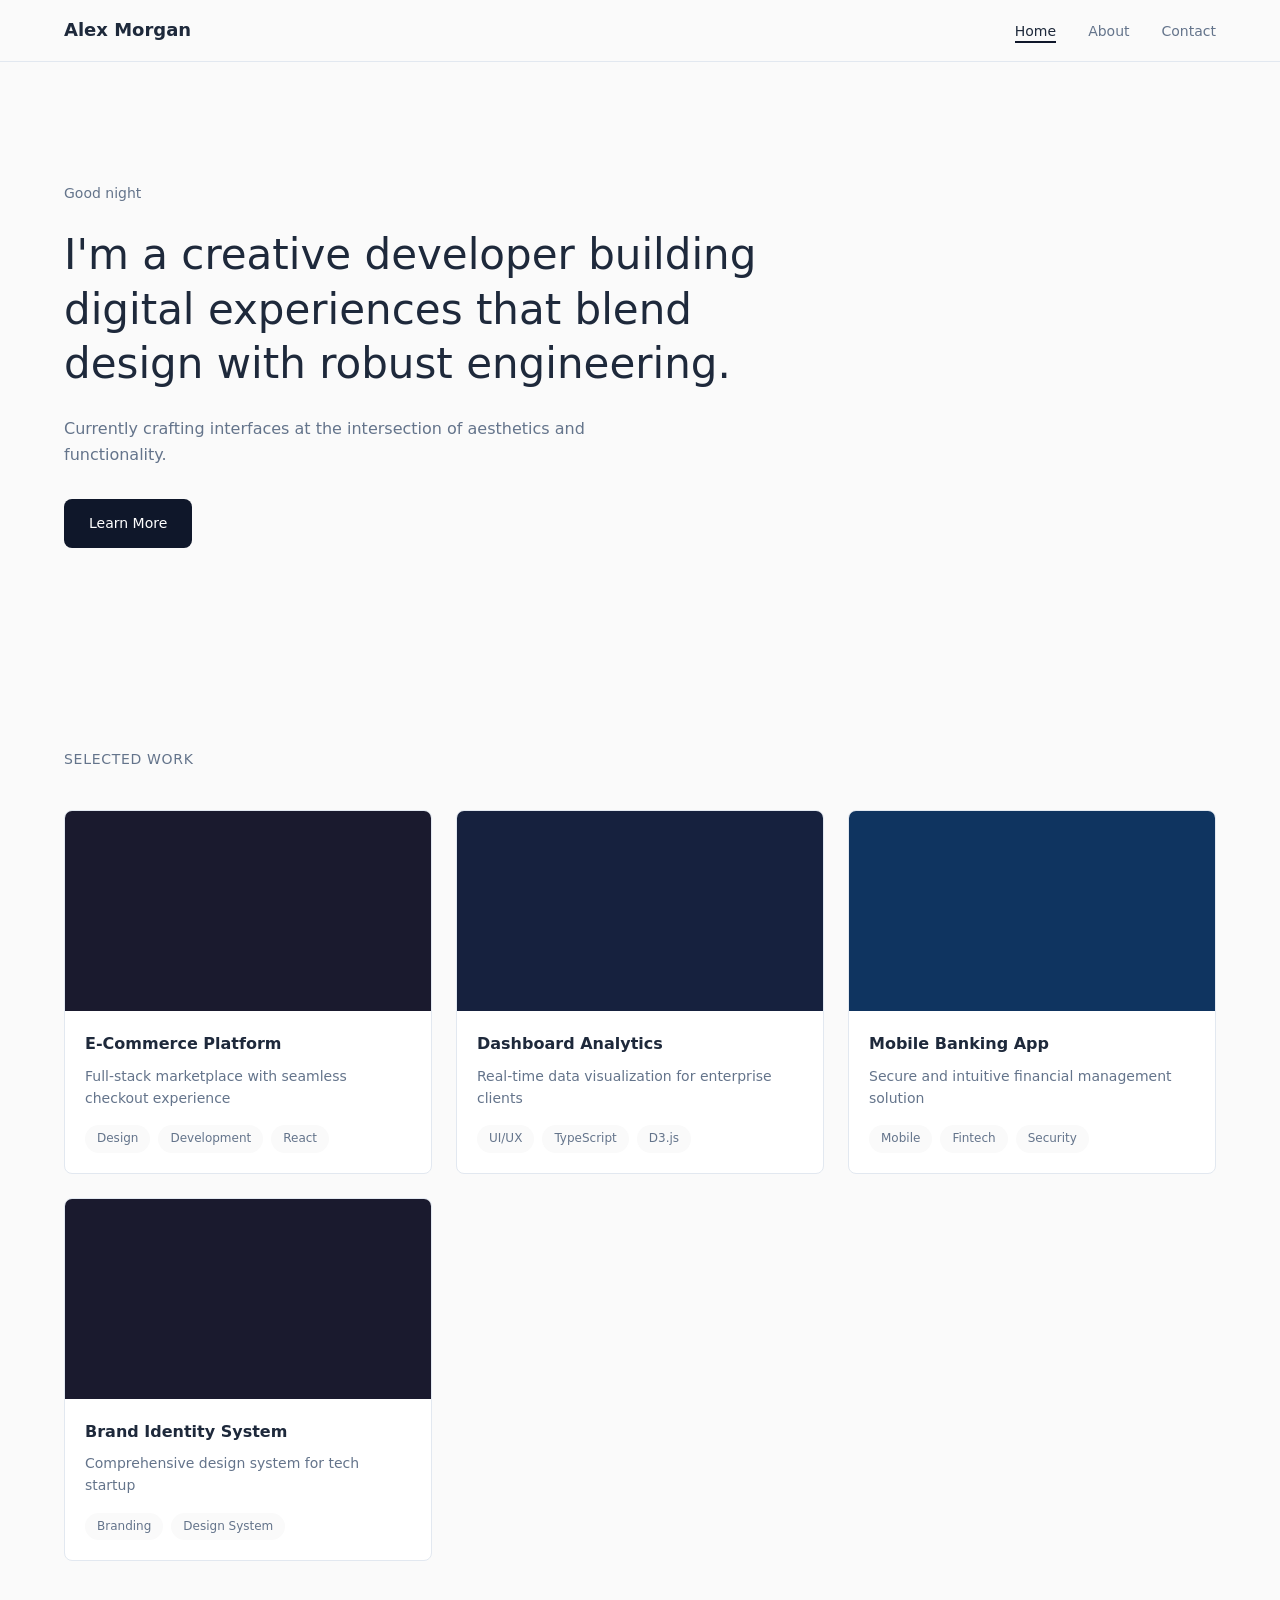
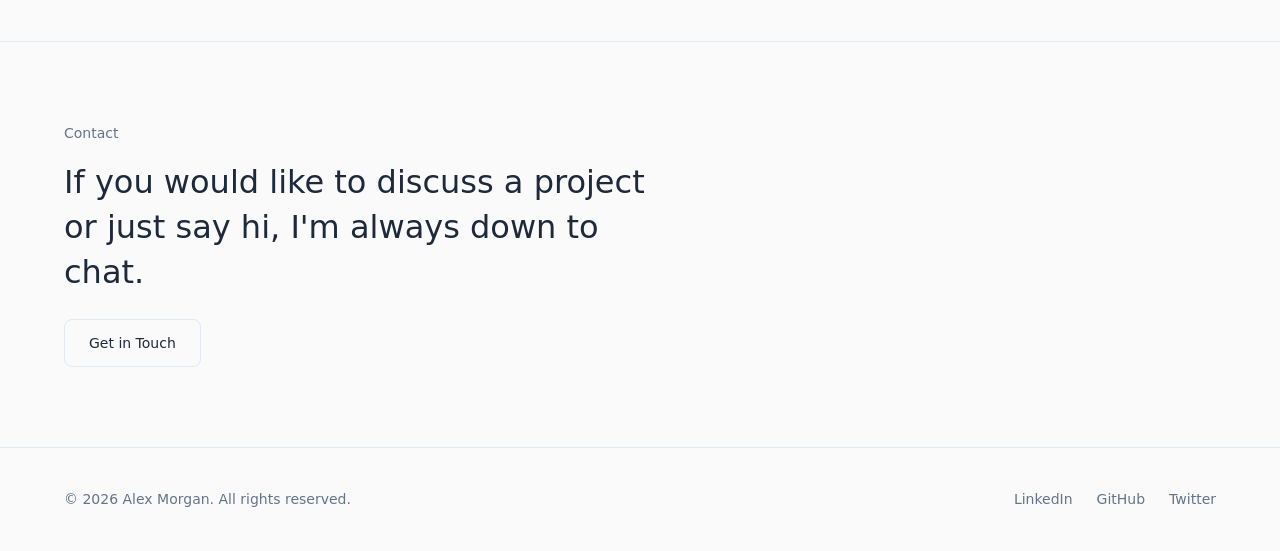
<file: finaltask/index.html>
<!DOCTYPE html>
<html lang="en">
<head>
    <meta charset="UTF-8">
    <meta name="viewport" content="width=device-width, initial-scale=1.0">
    <title>Bansi Morgan | Portfolio</title>
    <link rel="stylesheet" href="styles.css">
</head>
<body>
    <!-- Navigation -->
    <nav class="navbar">
        <div class="nav-container">
            <a href="index.html" class="nav-logo">Alex Morgan</a>
            <button class="nav-toggle" id="navToggle" aria-label="Toggle navigation">
                <span class="hamburger"></span>
            </button>
            <ul class="nav-menu" id="navMenu">
                <li><a href="index.html" class="nav-link active">Home</a></li>
                <li><a href="about.html" class="nav-link">About</a></li>
                <li><a href="contact.html" class="nav-link">Contact</a></li>
            </ul>
        </div>
    </nav>

    <!-- Hero Section -->
    <header class="hero">
        <div class="hero-content">
            <p class="hero-greeting">Good afternoon</p>
            <h1 class="hero-title">I'm a creative developer building digital experiences that blend design with robust engineering.</h1>
            <p class="hero-subtitle">Currently crafting interfaces at the intersection of aesthetics and functionality.</p>
            <a href="about.html" class="btn btn-primary">Learn More</a>
        </div>
    </header>

    <!-- Projects Section -->
    <section class="projects" id="work">
        <div class="container">
            <div class="section-header">
                <h2 class="section-title">Selected Work</h2>
            </div>
            <div class="projects-grid">
                <article class="project-card">
                    <div class="project-image" style="background-color: #1a1a2e;"></div>
                    <div class="project-content">
                        <h3 class="project-title">E-Commerce Platform</h3>
                        <p class="project-description">Full-stack marketplace with seamless checkout experience</p>
                        <div class="project-tags">
                            <span class="tag">Design</span>
                            <span class="tag">Development</span>
                            <span class="tag">React</span>
                        </div>
                    </div>
                </article>
                <article class="project-card">
                    <div class="project-image" style="background-color: #16213e;"></div>
                    <div class="project-content">
                        <h3 class="project-title">Dashboard Analytics</h3>
                        <p class="project-description">Real-time data visualization for enterprise clients</p>
                        <div class="project-tags">
                            <span class="tag">UI/UX</span>
                            <span class="tag">TypeScript</span>
                            <span class="tag">D3.js</span>
                        </div>
                    </div>
                </article>
                <article class="project-card">
                    <div class="project-image" style="background-color: #0f3460;"></div>
                    <div class="project-content">
                        <h3 class="project-title">Mobile Banking App</h3>
                        <p class="project-description">Secure and intuitive financial management solution</p>
                        <div class="project-tags">
                            <span class="tag">Mobile</span>
                            <span class="tag">Fintech</span>
                            <span class="tag">Security</span>
                        </div>
                    </div>
                </article>
                <article class="project-card">
                    <div class="project-image" style="background-color: #1a1a2e;"></div>
                    <div class="project-content">
                        <h3 class="project-title">Brand Identity System</h3>
                        <p class="project-description">Comprehensive design system for tech startup</p>
                        <div class="project-tags">
                            <span class="tag">Branding</span>
                            <span class="tag">Design System</span>
                        </div>
                    </div>
                </article>
            </div>
        </div>
    </section>

    <!-- Contact CTA -->
    <section class="contact-cta">
        <div class="container">
            <div class="cta-content">
                <p class="cta-label">Contact</p>
                <h2 class="cta-title">If you would like to discuss a project or just say hi, I'm always down to chat.</h2>
                <a href="contact.html" class="btn btn-outline">Get in Touch</a>
            </div>
        </div>
    </section>

    <!-- Footer -->
    <footer class="footer">
        <div class="container">
            <div class="footer-content">
                <p class="footer-copy">&copy; 2026 Alex Morgan. All rights reserved.</p>
                <div class="footer-links">
                    <a href="#" class="footer-link">LinkedIn</a>
                    <a href="#" class="footer-link">GitHub</a>
                    <a href="#" class="footer-link">Twitter</a>
                </div>
            </div>
        </div>
    </footer>

    <script src="script.js"></script>
</body>
</html>
</file>
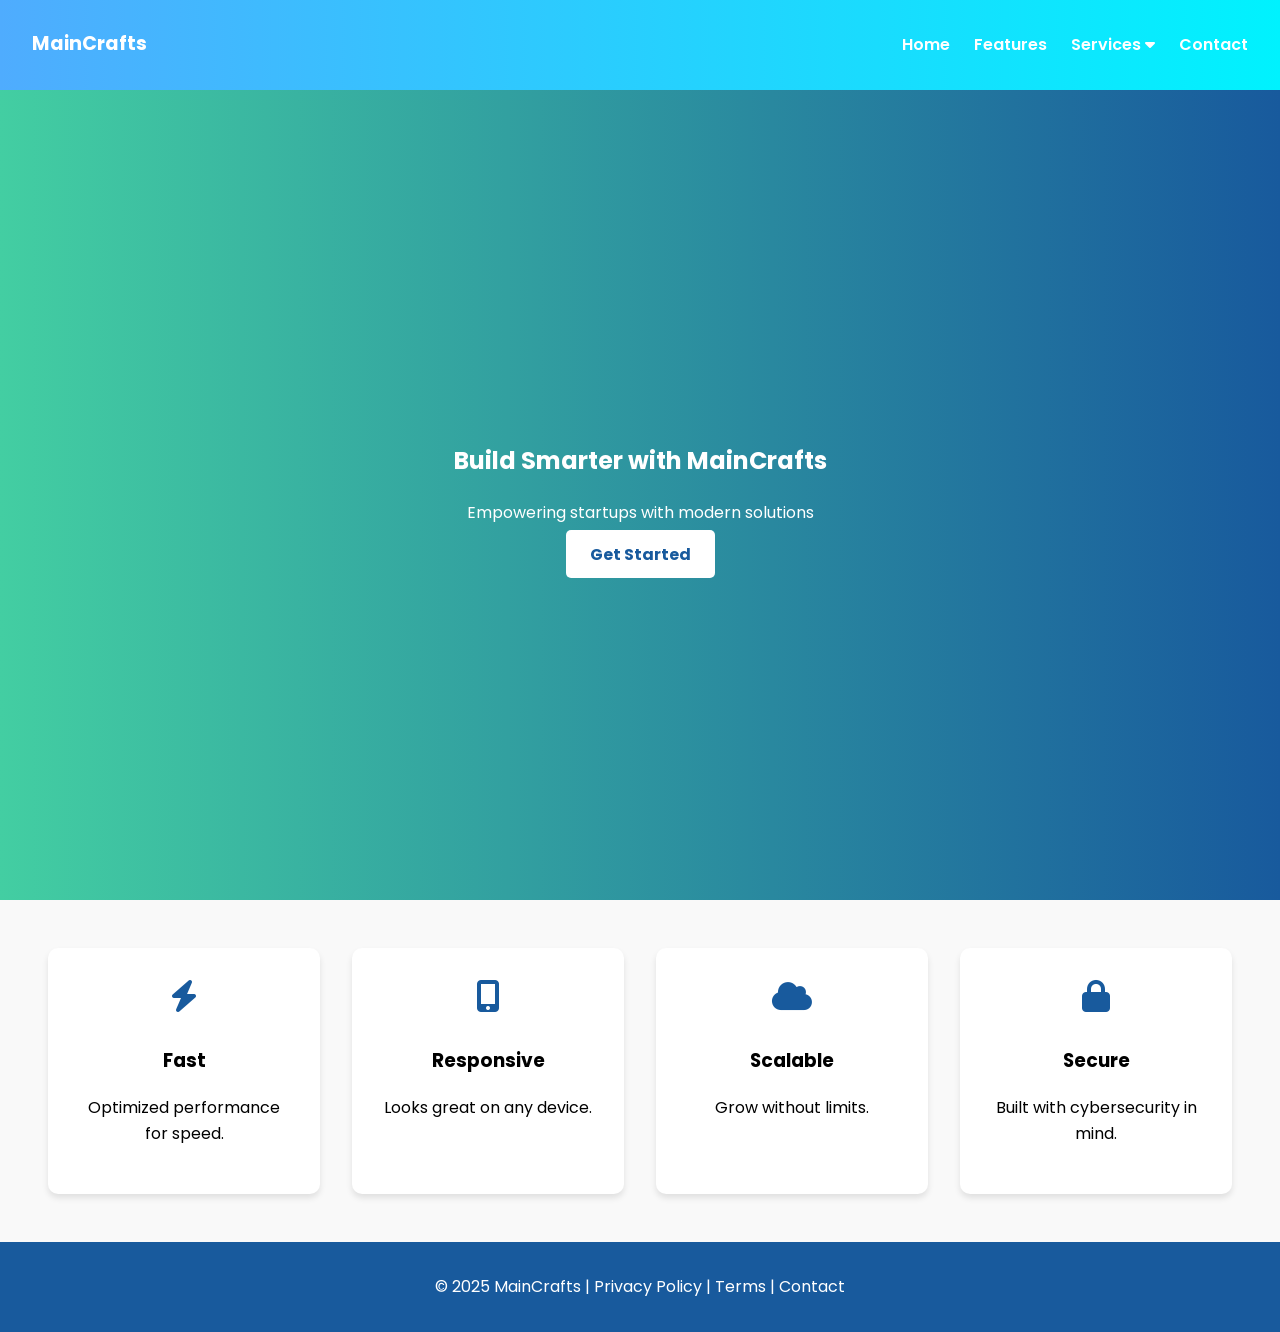
<file: task-1/index.html>
<!DOCTYPE html>
<html lang="en">
<head>
  <meta charset="UTF-8">
  <meta name="viewport" content="width=device-width, initial-scale=1.0">
  <title>MainCrafts Landing Page</title>
  <!-- Google Fonts -->
  <link href="https://fonts.googleapis.com/css2?family=Poppins:wght@400;600&display=swap" rel="stylesheet">
  <!-- FontAwesome -->
  <link rel="stylesheet" href="https://cdnjs.cloudflare.com/ajax/libs/font-awesome/6.5.0/css/all.min.css">
  <!-- CSS -->
  <link rel="stylesheet" href="style.css">
</head>
<body>

  <!-- Header & Navigation -->
  <header>
    <nav class="navbar">
      <div class="logo">MainCrafts</div>
      <div class="menu-toggle"><i class="fa fa-bars"></i></div>
      <ul class="nav-links">
        <li><a href="#">Home</a></li>
        <li><a href="#features">Features</a></li>
        <li class="dropdown">
          <a href="#">Services <i class="fa fa-caret-down"></i></a>
          <ul class="dropdown-menu">
            <li><a href="#">Consulting</a></li>
            <li><a href="#">Development</a></li>
            <li><a href="#">Support</a></li>
          </ul>
        </li>
        <li><a href="#contact">Contact</a></li>
      </ul>
    </nav>
  </header>

  <!-- Hero Section -->
  <section class="hero">
    <div class="hero-content">
      <h1>Build Smarter with MainCrafts</h1>
      <p>Empowering startups with modern solutions</p>
      <a href="#apply" class="cta-btn">Get Started</a>
    </div>
  </section>

  <!-- Features Section -->
  <section id="features" class="features">
    <div class="feature-card">
      <i class="fa fa-bolt"></i>
      <h3>Fast</h3>
      <p>Optimized performance for speed.</p>
    </div>
    <div class="feature-card">
      <i class="fa fa-mobile-alt"></i>
      <h3>Responsive</h3>
      <p>Looks great on any device.</p>
    </div>
    <div class="feature-card">
      <i class="fa fa-cloud"></i>
      <h3>Scalable</h3>
      <p>Grow without limits.</p>
    </div>
    <div class="feature-card">
      <i class="fa fa-lock"></i>
      <h3>Secure</h3>
      <p>Built with cybersecurity in mind.</p>
    </div>
  </section>

  <!-- Footer -->
  <footer>
    <p>© 2025 MainCrafts | Privacy Policy | Terms | Contact</p>
  </footer>

  <!-- JavaScript -->
  <script src="script.js"></script>
</body>
</html>
</file>
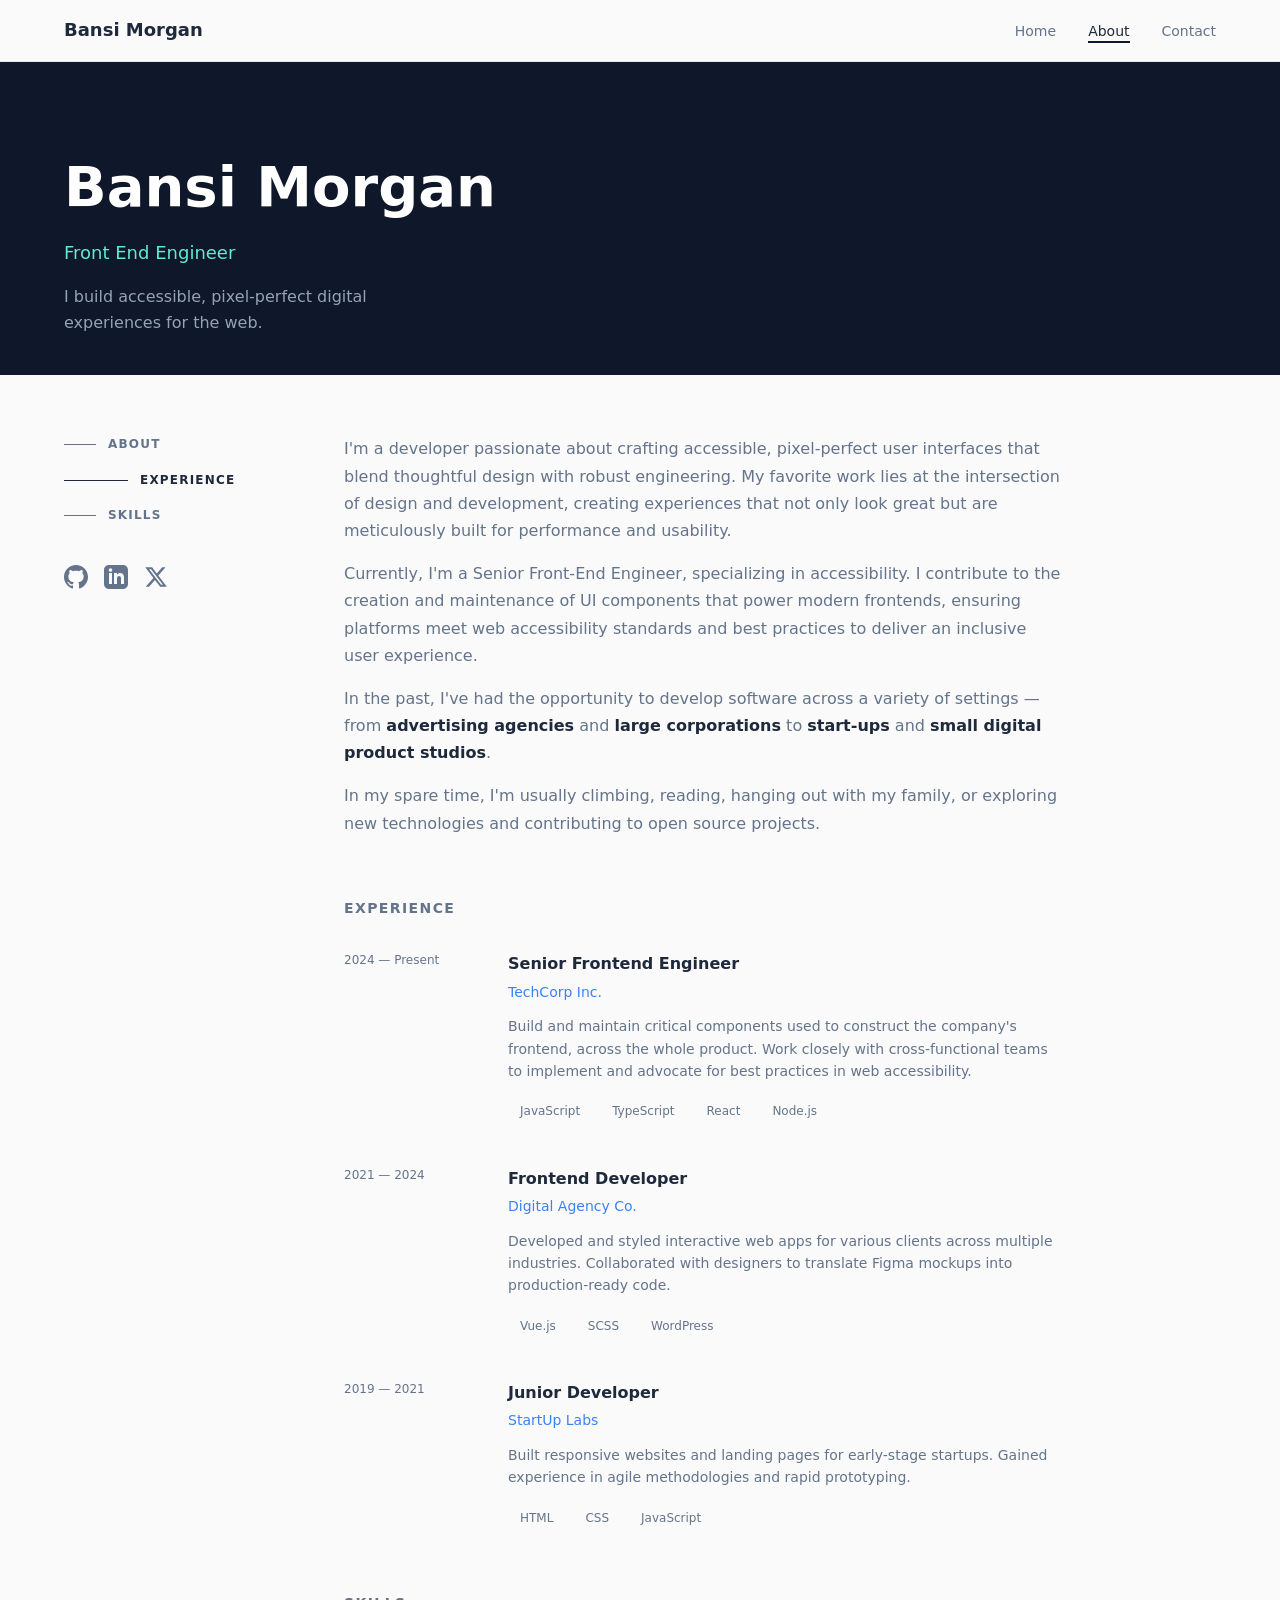
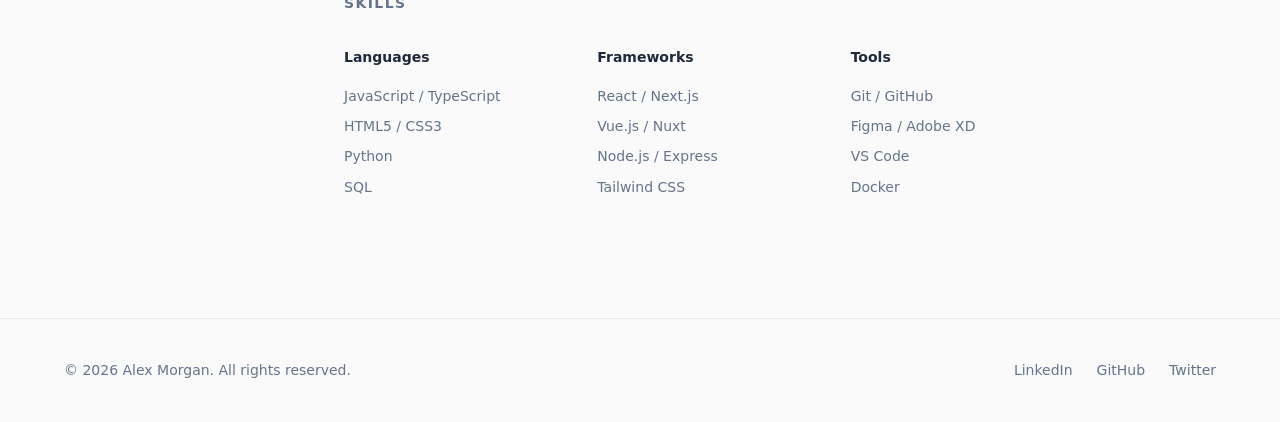
<file: finaltask/about.html>
<!DOCTYPE html>
<html lang="en">    
<head>
    <meta charset="UTF-8">
    <meta name="viewport" content="width=device-width, initial-scale=1.0">
    <title>About |Bansi Morgan</title>
    <link rel="stylesheet" href="styles.css">
</head>
<body>
    <!-- Navigation -->
    <nav class="navbar">
        <div class="nav-container">
            <a href="index.html" class="nav-logo">Bansi Morgan</a>
            <button class="nav-toggle" id="navToggle" aria-label="Toggle navigation">
                <span class="hamburger"></span>
            </button>
            <ul class="nav-menu" id="navMenu">
                <li><a href="index.html" class="nav-link">Home</a></li>
                <li><a href="about.html" class="nav-link active">About</a></li>
                <li><a href="contact.html" class="nav-link">Contact</a></li>
            </ul>
        </div>
    </nav>

    <!-- About Hero -->
    <header class="about-hero">
        <div class="container">
            <div class="about-hero-content">
                <h1 class="about-title">Bansi Morgan</h1>
                <p class="about-role">Front End Engineer</p>
                <p class="about-tagline">I build accessible, pixel-perfect digital experiences for the web.</p>
            </div>
        </div>
    </header>

    <!-- About Content -->
    <section class="about-section">
        <div class="container">
            <div class="about-grid">
                <!-- Left Column - Navigation -->
                <aside class="about-nav">
                    <ul class="about-nav-list">
                        <li><a href="#about" class="about-nav-link active">About</a></li>
                        <li><a href="#experience" class="about-nav-link">Experience</a></li>
                        <li><a href="#skills" class="about-nav-link">Skills</a></li>
                    </ul>
                    <div class="social-links">
                        <a href="#" class="social-link" aria-label="GitHub">
                            <svg width="24" height="24" viewBox="0 0 24 24" fill="currentColor"><path d="M12 0c-6.626 0-12 5.373-12 12 0 5.302 3.438 9.8 8.207 11.387.599.111.793-.261.793-.577v-2.234c-3.338.726-4.033-1.416-4.033-1.416-.546-1.387-1.333-1.756-1.333-1.756-1.089-.745.083-.729.083-.729 1.205.084 1.839 1.237 1.839 1.237 1.07 1.834 2.807 1.304 3.492.997.107-.775.418-1.305.762-1.604-2.665-.305-5.467-1.334-5.467-5.931 0-1.311.469-2.381 1.236-3.221-.124-.303-.535-1.524.117-3.176 0 0 1.008-.322 3.301 1.23.957-.266 1.983-.399 3.003-.404 1.02.005 2.047.138 3.006.404 2.291-1.552 3.297-1.23 3.297-1.23.653 1.653.242 2.874.118 3.176.77.84 1.235 1.911 1.235 3.221 0 4.609-2.807 5.624-5.479 5.921.43.372.823 1.102.823 2.222v3.293c0 .319.192.694.801.576 4.765-1.589 8.199-6.086 8.199-11.386 0-6.627-5.373-12-12-12z"/></svg>
                        </a>
                        <a href="#" class="social-link" aria-label="LinkedIn">
                            <svg width="24" height="24" viewBox="0 0 24 24" fill="currentColor"><path d="M19 0h-14c-2.761 0-5 2.239-5 5v14c0 2.761 2.239 5 5 5h14c2.762 0 5-2.239 5-5v-14c0-2.761-2.238-5-5-5zm-11 19h-3v-11h3v11zm-1.5-12.268c-.966 0-1.75-.79-1.75-1.764s.784-1.764 1.75-1.764 1.75.79 1.75 1.764-.783 1.764-1.75 1.764zm13.5 12.268h-3v-5.604c0-3.368-4-3.113-4 0v5.604h-3v-11h3v1.765c1.396-2.586 7-2.777 7 2.476v6.759z"/></svg>
                        </a>
                        <a href="#" class="social-link" aria-label="Twitter">
                            <svg width="24" height="24" viewBox="0 0 24 24" fill="currentColor"><path d="M18.244 2.25h3.308l-7.227 8.26 8.502 11.24H16.17l-5.214-6.817L4.99 21.75H1.68l7.73-8.835L1.254 2.25H8.08l4.713 6.231zm-1.161 17.52h1.833L7.084 4.126H5.117z"/></svg>
                        </a>
                    </div>
                </aside>

                <!-- Right Column - Content -->
                <div class="about-content">
                    <section id="about" class="about-block">
                        <p class="about-text">I'm a developer passionate about crafting accessible, pixel-perfect user interfaces that blend thoughtful design with robust engineering. My favorite work lies at the intersection of design and development, creating experiences that not only look great but are meticulously built for performance and usability.</p>
                        <p class="about-text">Currently, I'm a Senior Front-End Engineer, specializing in accessibility. I contribute to the creation and maintenance of UI components that power modern frontends, ensuring platforms meet web accessibility standards and best practices to deliver an inclusive user experience.</p>
                        <p class="about-text">In the past, I've had the opportunity to develop software across a variety of settings — from <strong>advertising agencies</strong> and <strong>large corporations</strong> to <strong>start-ups</strong> and <strong>small digital product studios</strong>.</p>
                        <p class="about-text">In my spare time, I'm usually climbing, reading, hanging out with my family, or exploring new technologies and contributing to open source projects.</p>
                    </section>

                    <section id="experience" class="about-block">
                        <h2 class="block-title">Experience</h2>
                        <div class="experience-list">
                            <article class="experience-item">
                                <span class="experience-date">2024 — Present</span>
                                <div class="experience-details">
                                    <h3 class="experience-title">Senior Frontend Engineer</h3>
                                    <p class="experience-company">TechCorp Inc.</p>
                                    <p class="experience-description">Build and maintain critical components used to construct the company's frontend, across the whole product. Work closely with cross-functional teams to implement and advocate for best practices in web accessibility.</p>
                                    <div class="experience-tags">
                                        <span class="tag">JavaScript</span>
                                        <span class="tag">TypeScript</span>
                                        <span class="tag">React</span>
                                        <span class="tag">Node.js</span>
                                    </div>
                                </div>
                            </article>
                            <article class="experience-item">
                                <span class="experience-date">2021 — 2024</span>
                                <div class="experience-details">
                                    <h3 class="experience-title">Frontend Developer</h3>
                                    <p class="experience-company">Digital Agency Co.</p>
                                    <p class="experience-description">Developed and styled interactive web apps for various clients across multiple industries. Collaborated with designers to translate Figma mockups into production-ready code.</p>
                                    <div class="experience-tags">
                                        <span class="tag">Vue.js</span>
                                        <span class="tag">SCSS</span>
                                        <span class="tag">WordPress</span>
                                    </div>
                                </div>
                            </article>
                            <article class="experience-item">
                                <span class="experience-date">2019 — 2021</span>
                                <div class="experience-details">
                                    <h3 class="experience-title">Junior Developer</h3>
                                    <p class="experience-company">StartUp Labs</p>
                                    <p class="experience-description">Built responsive websites and landing pages for early-stage startups. Gained experience in agile methodologies and rapid prototyping.</p>
                                    <div class="experience-tags">
                                        <span class="tag">HTML</span>
                                        <span class="tag">CSS</span>
                                        <span class="tag">JavaScript</span>
                                    </div>
                                </div>
                            </article>
                        </div>
                    </section>

                    <section id="skills" class="about-block">
                        <h2 class="block-title">Skills</h2>
                        <div class="skills-grid">
                            <div class="skill-category">
                                <h3 class="skill-category-title">Languages</h3>
                                <ul class="skill-list">
                                    <li>JavaScript / TypeScript</li>
                                    <li>HTML5 / CSS3</li>
                                    <li>Python</li>
                                    <li>SQL</li>
                                </ul>
                            </div>
                            <div class="skill-category">
                                <h3 class="skill-category-title">Frameworks</h3>
                                <ul class="skill-list">
                                    <li>React / Next.js</li>
                                    <li>Vue.js / Nuxt</li>
                                    <li>Node.js / Express</li>
                                    <li>Tailwind CSS</li>
                                </ul>
                            </div>
                            <div class="skill-category">
                                <h3 class="skill-category-title">Tools</h3>
                                <ul class="skill-list">
                                    <li>Git / GitHub</li>
                                    <li>Figma / Adobe XD</li>
                                    <li>VS Code</li>
                                    <li>Docker</li>
                                </ul>
                            </div>
                        </div>
                    </section>
                </div>
            </div>
        </div>
    </section>

    <!-- Footer -->
    <footer class="footer">
        <div class="container">
            <div class="footer-content">
                <p class="footer-copy">&copy; 2026 Alex Morgan. All rights reserved.</p>
                <div class="footer-links">
                    <a href="#" class="footer-link">LinkedIn</a>
                    <a href="#" class="footer-link">GitHub</a>
                    <a href="#" class="footer-link">Twitter</a>
                </div>
            </div>
        </div>
    </footer>

    <script src="script.js"></script>
</body>
</html>
</file>
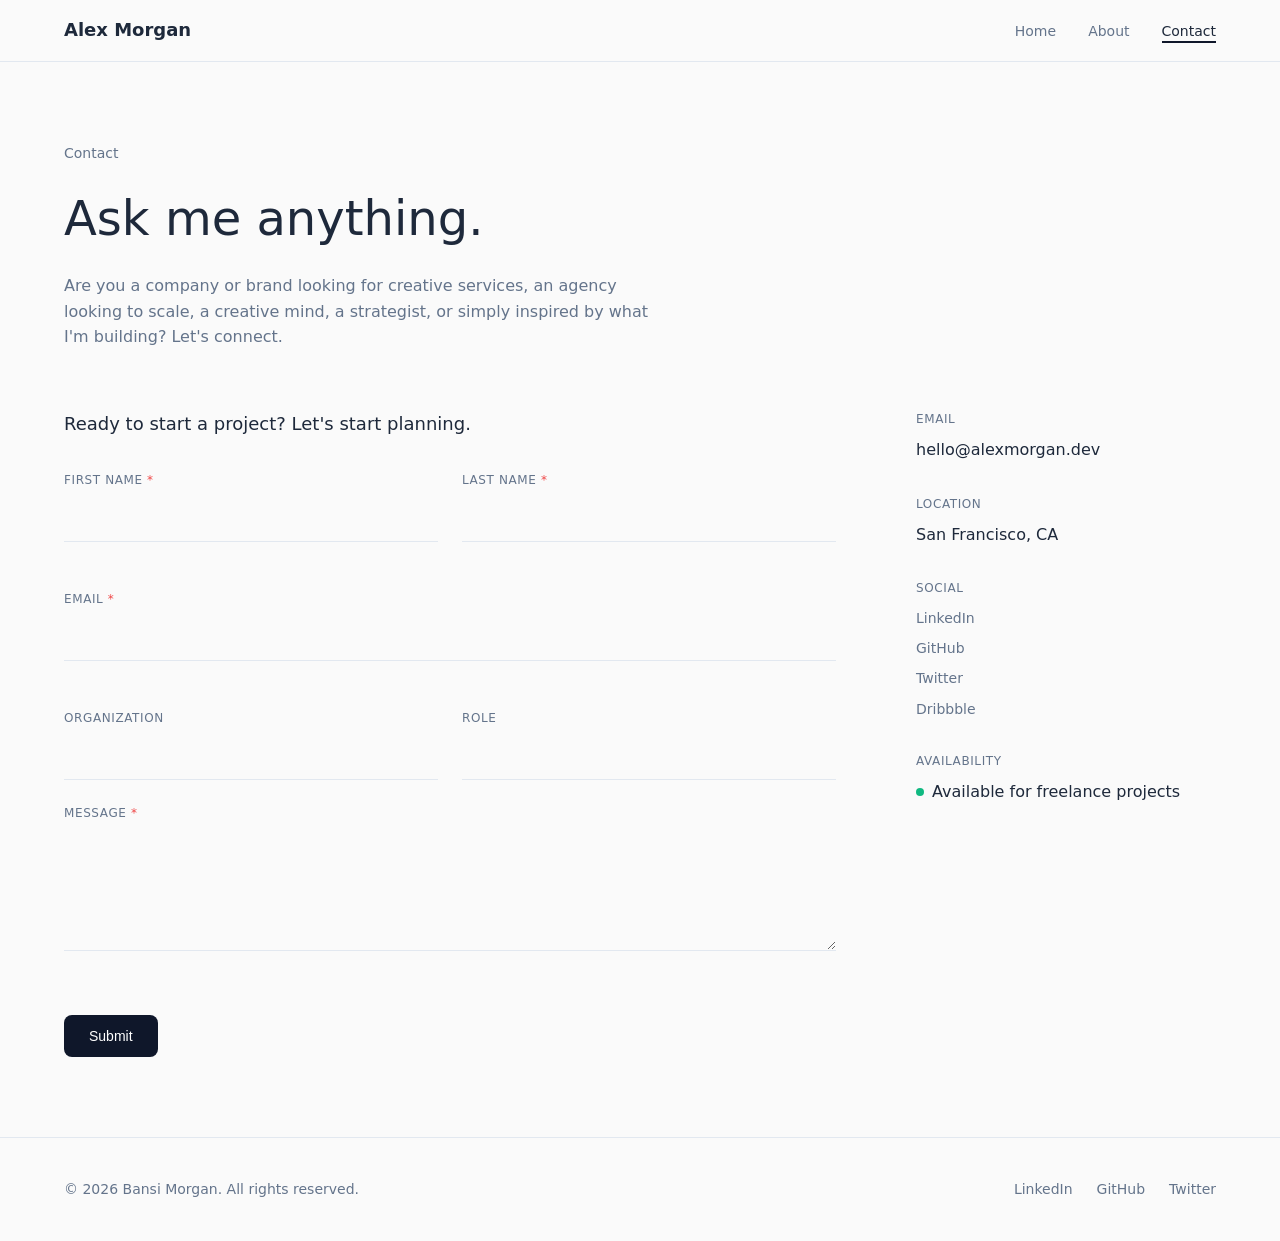
<file: finaltask/contact.html>
<!DOCTYPE html>
<html lang="en">
<head>
    <meta charset="UTF-8">
    <meta name="viewport" content="width=device-width, initial-scale=1.0">
    <title>Contact | Bansi Morgan</title>
    <link rel="stylesheet" href="styles.css">
</head>
<body>
    <!-- Navigation -->
    <nav class="navbar">
        <div class="nav-container">
            <a href="index.html" class="nav-logo">Alex Morgan</a>
            <button class="nav-toggle" id="navToggle" aria-label="Toggle navigation">
                <span class="hamburger"></span>
            </button>
            <ul class="nav-menu" id="navMenu">
                <li><a href="index.html" class="nav-link">Home</a></li>
                <li><a href="about.html" class="nav-link">About</a></li>
                <li><a href="contact.html" class="nav-link active">Contact</a></li>
            </ul>
        </div>
    </nav>

    <!-- Contact Section -->
    <section class="contact-section">
        <div class="container">
            <div class="contact-header">
                <p class="contact-label">Contact</p>
                <h1 class="contact-title">Ask me anything.</h1>
                <p class="contact-subtitle">Are you a company or brand looking for creative services, an agency looking to scale, a creative mind, a strategist, or simply inspired by what I'm building? Let's connect.</p>
            </div>

            <div class="contact-grid">
                <!-- Contact Form -->
                <div class="contact-form-wrapper">
                    <h2 class="form-title">Ready to start a project? Let's start planning.</h2>
                    <form id="contactForm" class="contact-form" novalidate>
                        <div class="form-row">
                            <div class="form-group">
                                <label for="firstName" class="form-label">First Name <span class="required">*</span></label>
                                <input type="text" id="firstName" name="firstName" class="form-input" required>
                                <span class="error-message" id="firstNameError"></span>
                            </div>
                            <div class="form-group">
                                <label for="lastName" class="form-label">Last Name <span class="required">*</span></label>
                                <input type="text" id="lastName" name="lastName" class="form-input" required>
                                <span class="error-message" id="lastNameError"></span>
                            </div>
                        </div>
                        <div class="form-group">
                            <label for="email" class="form-label">Email <span class="required">*</span></label>
                            <input type="email" id="email" name="email" class="form-input" required>
                            <span class="error-message" id="emailError"></span>
                        </div>
                        <div class="form-row">
                            <div class="form-group">
                                <label for="organization" class="form-label">Organization</label>
                                <input type="text" id="organization" name="organization" class="form-input">
                            </div>
                            <div class="form-group">
                                <label for="role" class="form-label">Role</label>
                                <input type="text" id="role" name="role" class="form-input">
                            </div>
                        </div>
                        <div class="form-group">
                            <label for="message" class="form-label">Message <span class="required">*</span></label>
                            <textarea id="message" name="message" class="form-textarea" rows="5" required></textarea>
                            <span class="error-message" id="messageError"></span>
                        </div>
                        <button type="submit" class="btn btn-primary btn-submit">Submit</button>
                        <div id="formSuccess" class="form-success" style="display: none;">
                            <svg width="24" height="24" viewBox="0 0 24 24" fill="none" stroke="currentColor" stroke-width="2">
                                <path d="M22 11.08V12a10 10 0 1 1-5.93-9.14"></path>
                                <polyline points="22 4 12 14.01 9 11.01"></polyline>
                            </svg>
                            <span>Thank you! Your message has been sent successfully.</span>
                        </div>
                    </form>
                </div>

                <!-- Contact Info -->
                <aside class="contact-info">
                    <div class="info-block">
                        <h3 class="info-title">Email</h3>
                        <a href="mailto:hello@alexmorgan.dev" class="info-link">hello@alexmorgan.dev</a>
                    </div>
                    <div class="info-block">
                        <h3 class="info-title">Location</h3>
                        <p class="info-text">San Francisco, CA</p>
                    </div>
                    <div class="info-block">
                        <h3 class="info-title">Social</h3>
                        <div class="info-social">
                            <a href="#" class="info-social-link">LinkedIn</a>
                            <a href="#" class="info-social-link">GitHub</a>
                            <a href="#" class="info-social-link">Twitter</a>
                            <a href="#" class="info-social-link">Dribbble</a>
                        </div>
                    </div>
                    <div class="info-block">
                        <h3 class="info-title">Availability</h3>
                        <p class="info-text availability">
                            <span class="status-dot"></span>
                            Available for freelance projects
                        </p>
                    </div>
                </aside>
            </div>
        </div>
    </section>

    <!-- Footer -->
    <footer class="footer">
        <div class="container">
            <div class="footer-content">
                <p class="footer-copy">&copy; 2026 Bansi Morgan. All rights reserved.</p>
                <div class="footer-links">
                    <a href="#" class="footer-link">LinkedIn</a>
                    <a href="#" class="footer-link">GitHub</a>
                    <a href="#" class="footer-link">Twitter</a>
                </div>
            </div>
        </div>
    </footer>

    <script src="script.js"></script>
</body>
</html>
</file>
<file: finaltask/styles.css>
/* ================================
   CSS Variables & Reset
   ================================ */
:root {
    --color-bg: #fafafa;
    --color-bg-dark: #0f172a;
    --color-text: #1e293b;
    --color-text-muted: #64748b;
    --color-text-light: #94a3b8;
    --color-primary: #0f172a;
    --color-accent: #3b82f6;
    --color-border: #e2e8f0;
    --color-success: #10b981;
    --color-error: #ef4444;
    --font-sans: 'Segoe UI', system-ui, -apple-system, sans-serif;
    --font-mono: 'SF Mono', 'Fira Code', monospace;
    --transition: 0.2s ease;
    --max-width: 1200px;
    --radius: 8px;
}

*, *::before, *::after {
    box-sizing: border-box;
    margin: 0;
    padding: 0;
}

html {
    scroll-behavior: smooth;
}

body {
    font-family: var(--font-sans);
    font-size: 16px;
    line-height: 1.6;
    color: var(--color-text);
    background-color: var(--color-bg);
    -webkit-font-smoothing: antialiased;
}

a {
    color: inherit;
    text-decoration: none;
}

ul, ol {
    list-style: none;
}

img {
    max-width: 100%;
    display: block;
}

/* ================================
   Layout
   ================================ */
.container {
    width: 100%;
    max-width: var(--max-width);
    margin: 0 auto;
    padding: 0 24px;
}

/* ================================
   Navigation
   ================================ */
.navbar {
    position: sticky;
    top: 0;
    z-index: 100;
    background: var(--color-bg);
    border-bottom: 1px solid var(--color-border);
}

.nav-container {
    display: flex;
    align-items: center;
    justify-content: space-between;
    max-width: var(--max-width);
    margin: 0 auto;
    padding: 16px 24px;
}

.nav-logo {
    font-size: 18px;
    font-weight: 600;
    color: var(--color-text);
}

.nav-menu {
    display: flex;
    gap: 32px;
}

.nav-link {
    font-size: 14px;
    color: var(--color-text-muted);
    transition: color var(--transition);
    position: relative;
}

.nav-link:hover,
.nav-link.active {
    color: var(--color-text);
}

.nav-link.active::after {
    content: '';
    position: absolute;
    bottom: -4px;
    left: 0;
    width: 100%;
    height: 2px;
    background: var(--color-primary);
}

.nav-toggle {
    display: none;
    background: none;
    border: none;
    cursor: pointer;
    padding: 8px;
}

.hamburger {
    display: block;
    width: 24px;
    height: 2px;
    background: var(--color-text);
    position: relative;
}

.hamburger::before,
.hamburger::after {
    content: '';
    position: absolute;
    width: 24px;
    height: 2px;
    background: var(--color-text);
    left: 0;
}

.hamburger::before {
    top: -8px;
}

.hamburger::after {
    top: 8px;
}

/* ================================
   Buttons
   ================================ */
.btn {
    display: inline-flex;
    align-items: center;
    justify-content: center;
    padding: 12px 24px;
    font-size: 14px;
    font-weight: 500;
    border-radius: var(--radius);
    border: 1px solid transparent;
    cursor: pointer;
    transition: all var(--transition);
}

.btn-primary {
    background: var(--color-primary);
    color: white;
}

.btn-primary:hover {
    background: #1e293b;
}

.btn-outline {
    background: transparent;
    color: var(--color-text);
    border-color: var(--color-border);
}

.btn-outline:hover {
    background: var(--color-primary);
    color: white;
    border-color: var(--color-primary);
}

/* ================================
   Hero Section (Home)
   ================================ */
.hero {
    padding: 120px 24px;
    max-width: var(--max-width);
    margin: 0 auto;
}

.hero-content {
    max-width: 720px;
}

.hero-greeting {
    font-size: 14px;
    color: var(--color-text-muted);
    margin-bottom: 24px;
}

.hero-title {
    font-size: clamp(28px, 5vw, 42px);
    font-weight: 400;
    line-height: 1.3;
    margin-bottom: 24px;
    color: var(--color-text);
}

.hero-subtitle {
    font-size: 16px;
    color: var(--color-text-muted);
    margin-bottom: 32px;
    max-width: 560px;
}

/* ================================
   Projects Section
   ================================ */
.projects {
    padding: 80px 0;
    background: var(--color-bg);
}

.section-header {
    display: flex;
    align-items: center;
    justify-content: space-between;
    margin-bottom: 40px;
}

.section-title {
    font-size: 14px;
    font-weight: 400;
    color: var(--color-text-muted);
    text-transform: uppercase;
    letter-spacing: 0.05em;
}

.projects-grid {
    display: grid;
    grid-template-columns: repeat(auto-fill, minmax(280px, 1fr));
    gap: 24px;
}

.project-card {
    background: white;
    border-radius: var(--radius);
    overflow: hidden;
    border: 1px solid var(--color-border);
    transition: transform var(--transition), box-shadow var(--transition);
}

.project-card:hover {
    transform: translateY(-4px);
    box-shadow: 0 12px 24px rgba(0, 0, 0, 0.08);
}

.project-image {
    height: 200px;
    background-size: cover;
    background-position: center;
}

.project-content {
    padding: 20px;
}

.project-title {
    font-size: 16px;
    font-weight: 600;
    margin-bottom: 8px;
}

.project-description {
    font-size: 14px;
    color: var(--color-text-muted);
    margin-bottom: 16px;
}

.project-tags {
    display: flex;
    flex-wrap: wrap;
    gap: 8px;
}

.tag {
    font-size: 12px;
    padding: 4px 12px;
    background: var(--color-bg);
    border-radius: 100px;
    color: var(--color-text-muted);
}

/* ================================
   Contact CTA Section
   ================================ */
.contact-cta {
    padding: 80px 0;
    border-top: 1px solid var(--color-border);
}

.cta-content {
    max-width: 600px;
}

.cta-label {
    font-size: 14px;
    color: var(--color-text-muted);
    margin-bottom: 16px;
}

.cta-title {
    font-size: clamp(24px, 4vw, 32px);
    font-weight: 400;
    line-height: 1.4;
    margin-bottom: 24px;
}

/* ================================
   Footer
   ================================ */
.footer {
    padding: 40px 0;
    border-top: 1px solid var(--color-border);
}

.footer-content {
    display: flex;
    align-items: center;
    justify-content: space-between;
    flex-wrap: wrap;
    gap: 16px;
}

.footer-copy {
    font-size: 14px;
    color: var(--color-text-muted);
}

.footer-links {
    display: flex;
    gap: 24px;
}

.footer-link {
    font-size: 14px;
    color: var(--color-text-muted);
    transition: color var(--transition);
}

.footer-link:hover {
    color: var(--color-text);
}

/* ================================
   About Page
   ================================ */
.about-hero {
    padding: 80px 0 40px;
    background: var(--color-bg-dark);
    color: white;
}

.about-title {
    font-size: clamp(36px, 6vw, 56px);
    font-weight: 700;
    margin-bottom: 8px;
}

.about-role {
    font-size: 18px;
    color: #5eead4;
    margin-bottom: 16px;
}

.about-tagline {
    font-size: 16px;
    color: #94a3b8;
    max-width: 400px;
}

.about-section {
    padding: 60px 0;
}

.about-grid {
    display: grid;
    grid-template-columns: 200px 1fr;
    gap: 80px;
}

.about-nav {
    position: sticky;
    top: 100px;
    height: fit-content;
}

.about-nav-list {
    display: flex;
    flex-direction: column;
    gap: 16px;
    margin-bottom: 40px;
}

.about-nav-link {
    font-size: 12px;
    font-weight: 600;
    text-transform: uppercase;
    letter-spacing: 0.1em;
    color: var(--color-text-muted);
    display: flex;
    align-items: center;
    gap: 12px;
    transition: color var(--transition);
}

.about-nav-link::before {
    content: '';
    width: 32px;
    height: 1px;
    background: var(--color-text-muted);
    transition: all var(--transition);
}

.about-nav-link:hover,
.about-nav-link.active {
    color: var(--color-text);
}

.about-nav-link.active::before {
    width: 64px;
    background: var(--color-text);
}

.social-links {
    display: flex;
    gap: 16px;
}

.social-link {
    color: var(--color-text-muted);
    transition: color var(--transition);
}

.social-link:hover {
    color: var(--color-text);
}

.about-content {
    max-width: 720px;
}

.about-block {
    margin-bottom: 60px;
}

.about-text {
    font-size: 16px;
    line-height: 1.7;
    color: var(--color-text-muted);
    margin-bottom: 16px;
}

.about-text strong {
    color: var(--color-text);
}

.block-title {
    font-size: 14px;
    font-weight: 600;
    text-transform: uppercase;
    letter-spacing: 0.1em;
    color: var(--color-text-muted);
    margin-bottom: 32px;
}

.experience-list {
    display: flex;
    flex-direction: column;
    gap: 40px;
}

.experience-item {
    display: grid;
    grid-template-columns: 140px 1fr;
    gap: 24px;
}

.experience-date {
    font-size: 12px;
    color: var(--color-text-muted);
    white-space: nowrap;
}

.experience-title {
    font-size: 16px;
    font-weight: 600;
    margin-bottom: 4px;
}

.experience-company {
    font-size: 14px;
    color: var(--color-accent);
    margin-bottom: 12px;
}

.experience-description {
    font-size: 14px;
    color: var(--color-text-muted);
    line-height: 1.6;
    margin-bottom: 16px;
}

.experience-tags {
    display: flex;
    flex-wrap: wrap;
    gap: 8px;
}

.skills-grid {
    display: grid;
    grid-template-columns: repeat(3, 1fr);
    gap: 40px;
}

.skill-category-title {
    font-size: 14px;
    font-weight: 600;
    margin-bottom: 16px;
}

.skill-list {
    display: flex;
    flex-direction: column;
    gap: 8px;
}

.skill-list li {
    font-size: 14px;
    color: var(--color-text-muted);
}

/* ================================
   Contact Page
   ================================ */
.contact-section {
    padding: 80px 0;
}

.contact-header {
    max-width: 600px;
    margin-bottom: 60px;
}

.contact-label {
    font-size: 14px;
    color: var(--color-text-muted);
    margin-bottom: 16px;
}

.contact-title {
    font-size: clamp(32px, 5vw, 48px);
    font-weight: 400;
    margin-bottom: 16px;
}

.contact-subtitle {
    font-size: 16px;
    color: var(--color-text-muted);
    line-height: 1.6;
}

.contact-grid {
    display: grid;
    grid-template-columns: 1fr 300px;
    gap: 80px;
}

.form-title {
    font-size: 18px;
    font-weight: 500;
    margin-bottom: 32px;
}

.contact-form {
    display: flex;
    flex-direction: column;
    gap: 24px;
}

.form-row {
    display: grid;
    grid-template-columns: 1fr 1fr;
    gap: 24px;
}

.form-group {
    display: flex;
    flex-direction: column;
    gap: 8px;
}

.form-label {
    font-size: 12px;
    font-weight: 500;
    text-transform: uppercase;
    letter-spacing: 0.05em;
    color: var(--color-text-muted);
}

.required {
    color: var(--color-error);
}

.form-input,
.form-textarea {
    padding: 12px 0;
    font-size: 16px;
    font-family: inherit;
    border: none;
    border-bottom: 1px solid var(--color-border);
    background: transparent;
    transition: border-color var(--transition);
    color: var(--color-text);
}

.form-input:focus,
.form-textarea:focus {
    outline: none;
    border-color: var(--color-primary);
}

.form-input.error,
.form-textarea.error {
    border-color: var(--color-error);
}

.form-textarea {
    resize: vertical;
    min-height: 120px;
}

.error-message {
    font-size: 12px;
    color: var(--color-error);
    min-height: 16px;
}

.btn-submit {
    align-self: flex-start;
    margin-top: 16px;
}

.form-success {
    display: flex;
    align-items: center;
    gap: 12px;
    padding: 16px;
    background: rgba(16, 185, 129, 0.1);
    border-radius: var(--radius);
    color: var(--color-success);
    font-size: 14px;
    margin-top: 16px;
}

.contact-info {
    display: flex;
    flex-direction: column;
    gap: 32px;
}

.info-block {
    display: flex;
    flex-direction: column;
    gap: 8px;
}

.info-title {
    font-size: 12px;
    font-weight: 500;
    text-transform: uppercase;
    letter-spacing: 0.05em;
    color: var(--color-text-muted);
}

.info-link {
    font-size: 16px;
    color: var(--color-text);
    transition: color var(--transition);
}

.info-link:hover {
    color: var(--color-accent);
}

.info-text {
    font-size: 16px;
    color: var(--color-text);
}

.info-social {
    display: flex;
    flex-direction: column;
    gap: 8px;
}

.info-social-link {
    font-size: 14px;
    color: var(--color-text-muted);
    transition: color var(--transition);
}

.info-social-link:hover {
    color: var(--color-text);
}

.availability {
    display: flex;
    align-items: center;
    gap: 8px;
}

.status-dot {
    width: 8px;
    height: 8px;
    background: var(--color-success);
    border-radius: 50%;
    animation: pulse 2s ease-in-out infinite;
}

@keyframes pulse {
    0%, 100% { opacity: 1; }
    50% { opacity: 0.5; }
}

/* ================================
   Responsive Design
   ================================ */
@media (max-width: 1024px) {
    .about-grid {
        grid-template-columns: 1fr;
        gap: 40px;
    }

    .about-nav {
        position: static;
        display: flex;
        justify-content: space-between;
        align-items: center;
    }

    .about-nav-list {
        flex-direction: row;
        margin-bottom: 0;
    }

    .contact-grid {
        grid-template-columns: 1fr;
        gap: 60px;
    }
}

@media (max-width: 768px) {
    .nav-toggle {
        display: block;
    }

    .nav-menu {
        position: absolute;
        top: 100%;
        left: 0;
        right: 0;
        background: var(--color-bg);
        flex-direction: column;
        padding: 24px;
        gap: 16px;
        border-bottom: 1px solid var(--color-border);
        display: none;
    }

    .nav-menu.active {
        display: flex;
    }

    .hero {
        padding: 60px 24px;
    }

    .projects-grid {
        grid-template-columns: 1fr;
    }

    .form-row {
        grid-template-columns: 1fr;
    }

    .skills-grid {
        grid-template-columns: 1fr;
        gap: 32px;
    }

    .experience-item {
        grid-template-columns: 1fr;
        gap: 8px;
    }

    .about-nav {
        flex-direction: column;
        align-items: flex-start;
        gap: 24px;
    }

    .about-nav-list {
        flex-wrap: wrap;
    }

    .footer-content {
        flex-direction: column;
        text-align: center;
    }
}

@media (max-width: 480px) {
    .container {
        padding: 0 16px;
    }

    .hero-title {
        font-size: 24px;
    }

    .contact-title {
        font-size: 28px;
    }

    .about-title {
        font-size: 32px;
    }

    .btn {
        width: 100%;
    }
}
</file>
<file: task-1/style.css>
/* Global */
body {
  font-family: 'Poppins', sans-serif;
  margin: 0;
  padding: 0;
  line-height: 1.6;
}

/* Navbar */
.navbar {
  display: flex;
  justify-content: space-between;
  align-items: center;
  padding: 1rem 2rem;
  background: linear-gradient(90deg, #4facfe, #00f2fe);
}
.logo {
  font-weight: 700;
  color: white;
  font-size: 1.2rem;
}
.nav-links {
  list-style: none;
  display: flex;
  gap: 1.5rem;
}
.nav-links a {
  text-decoration: none;
  color: white;
  font-weight: 600;
}

/* Dropdown */
.dropdown {
  position: relative;
}
.dropdown-menu {
  position: absolute;
  background: white;
  min-width: 150px;
  padding: 0.5rem;
  border-radius: 6px;
  box-shadow: 0 4px 8px rgba(0,0,0,0.1);

  opacity: 0;
  transform: translateY(-10px);
  pointer-events: none;
  transition: all 0.3s ease;
}
.dropdown:hover .dropdown-menu {
  opacity: 1;
  transform: translateY(0);
  pointer-events: auto;
}
.dropdown-menu a {
  display: block;
  padding: 0.5rem;
  color: #185a9d;
  text-decoration: none;
}
.dropdown-menu a:hover {
  background: #f0f0f0;
}

/* Hero */
.hero {
  height: 90vh;
  background: linear-gradient(to right, #43cea2, #185a9d);
  color: white;
  display: flex;
  justify-content: center;
  align-items: center;
  text-align: center;
}
.cta-btn {
  background: #fff;
  color: #185a9d;
  padding: 0.8rem 1.5rem;
  border-radius: 5px;
  text-decoration: none;
  font-weight: bold;
  transition: 0.3s;
}
.cta-btn:hover {
  background: #185a9d;
  color: #fff;
}

/* Features */
.features {
  display: grid;
  grid-template-columns: repeat(auto-fit, minmax(220px, 1fr));
  gap: 2rem;
  padding: 3rem;
  background: #f9f9f9;
}
.feature-card {
  background: white;
  padding: 2rem;
  border-radius: 10px;
  text-align: center;
  box-shadow: 0 4px 6px rgba(0,0,0,0.1);
  transition: transform 0.3s;
}
.feature-card:hover {
  transform: translateY(-5px);
}
.feature-card i {
  font-size: 2rem;
  color: #185a9d;
  margin-bottom: 1rem;
}

/* Footer */
footer {
  text-align: center;
  padding: 1rem;
  background: #185a9d;
  color: white;
}

/* Responsive */
.menu-toggle {
  display: none;
  font-size: 1.5rem;
  color: white;
  cursor: pointer;
}
@media (max-width: 768px) {
  .menu-toggle {
    display: block;
  }
  .nav-links {
    flex-direction: column;
    background: #185a9d;
    position: absolute;
    top: 60px;
    right: 0;
    width: 200px;
    display: none;
  }
  .nav-links.active {
    display: flex;
  }
}
</file>
